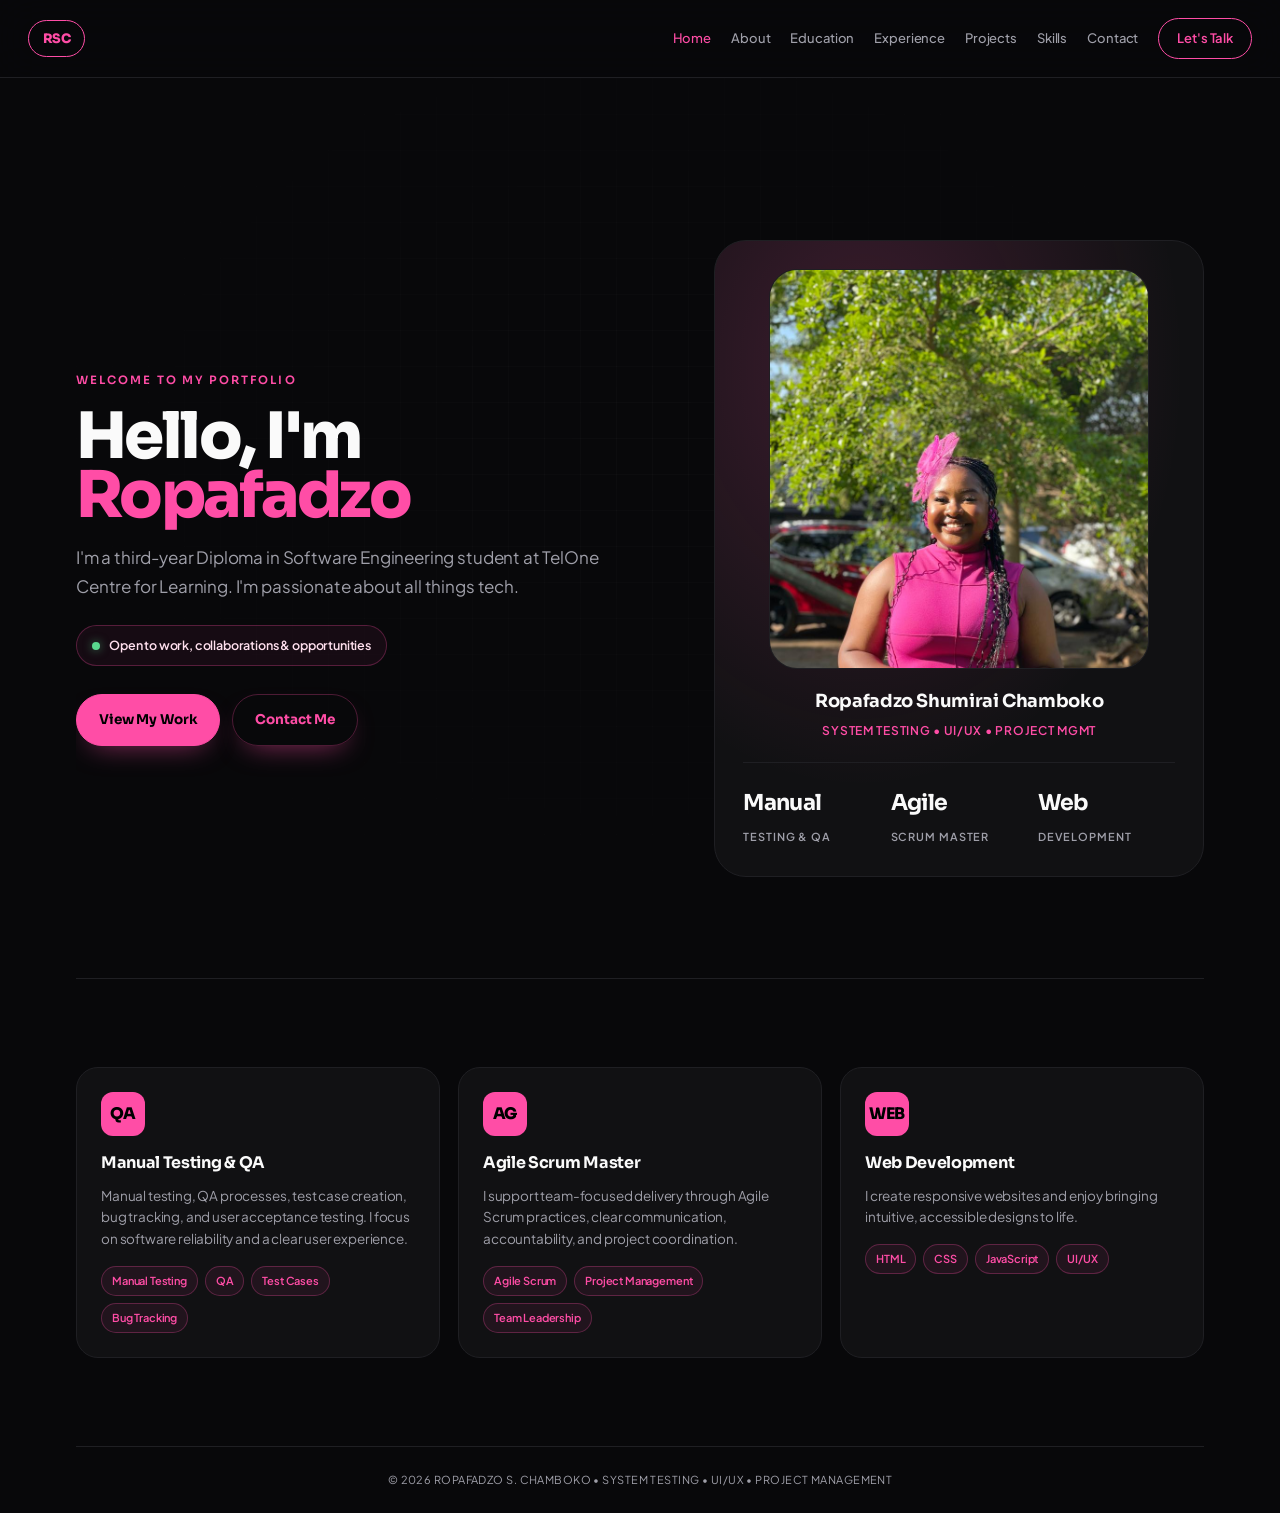
<file: index.html>
<!DOCTYPE html>
<html lang="en">
<head>
<meta charset="UTF-8"><meta name="viewport" content="width=device-width, initial-scale=1.0">
<title>Ropafadzo Chamboko — Software Engineer | System Testing • UI/UX • Project Management</title>
<link href="https://fonts.googleapis.com/css2?family=Sora:wght@400;600;700;800&family=Plus+Jakarta+Sans:wght@400;500;600&display=swap" rel="stylesheet">
<link rel="stylesheet" href="style.css">
</head>
<body>
<header class="top">
<a class="logo" href="index.html" aria-label="Ropafadzo Chamboko home">RSC</a>
<nav class="nav" id="site-nav" aria-label="Main navigation">
<a class="active" href="index.html" aria-current="page">Home</a><a href="about.html">About</a><a href="education.html">Education</a><a href="experience.html">Experience</a><a href="projects.html">Projects</a><a href="skills.html">Skills</a><a href="contact.html">Contact</a><a class="cta" href="contact.html">Let's Talk</a>
</nav>
<button class="menu-toggle" type="button" aria-label="Open menu" aria-controls="site-nav" aria-expanded="false"><span></span><span></span><span></span></button>
</header>
<main class="wrap">
<section class="hero" id="home">
<div>
<div class="kicker">Welcome to my portfolio</div>
<h1 class="h1">Hello, I'm<br><em>Ropafadzo</em></h1>
<p class="lead">I'm a third-year Diploma in Software Engineering student at TelOne Centre for Learning. I'm passionate about all things tech.</p>
<div class="availability">Open to work, collaborations &amp; opportunities</div>
<div class="btns"><a class="btn btn-p float" href="projects.html">View My Work</a><a class="btn btn-g float float-2" href="contact.html">Contact Me</a></div>
</div>
<div class="profile">
<div class="avatar"><img src="profile.jpg" alt="Ropafadzo Chamboko"></div>
<div style="text-align:center;margin-top:18px"><h3 style="font-family:Sora;font-size:18px;letter-spacing:-0.02em">Ropafadzo Shumirai Chamboko</h3><p style="color:var(--fuchsia);font-size:12px;margin-top:4px;font-weight:600;letter-spacing:0.06em;text-transform:uppercase">System Testing • UI/UX • Project Mgmt</p></div>
<div class="meta"><div><b>Manual</b><br><span>Testing &amp; QA</span></div><div><b>Agile</b><br><span>Scrum Master</span></div><div><b>Web</b><br><span>Development</span></div></div>
</div>
</section>

<div class="section">
<div class="grid3">
<div class="card"><div class="icon">QA</div><h3>Manual Testing &amp; QA</h3><div class="sub">Manual testing, QA processes, test case creation, bug tracking, and user acceptance testing. I focus on software reliability and a clear user experience.</div><div class="tags"><span>Manual Testing</span><span>QA</span><span>Test Cases</span><span>Bug Tracking</span></div></div>
<div class="card"><div class="icon">AG</div><h3>Agile Scrum Master</h3><div class="sub">I support team-focused delivery through Agile Scrum practices, clear communication, accountability, and project coordination.</div><div class="tags"><span>Agile Scrum</span><span>Project Management</span><span>Team Leadership</span></div></div>
<div class="card"><div class="icon">WEB</div><h3>Web Development</h3><div class="sub">I create responsive websites and enjoy bringing intuitive, accessible designs to life.</div><div class="tags"><span>HTML</span><span>CSS</span><span>JavaScript</span><span>UI/UX</span></div></div>
</div>
</div>
</main>
<div class="wrap"><footer class="footer">© 2026 ROPAFADZO S. CHAMBOKO • SYSTEM TESTING • UI/UX • PROJECT MANAGEMENT</footer></div>
<script>
var menuToggle=document.querySelector('.menu-toggle');
var siteNav=document.getElementById('site-nav');
menuToggle.addEventListener('click',function(){
  var isExpanded=menuToggle.getAttribute('aria-expanded')==='true';
  menuToggle.setAttribute('aria-expanded',String(!isExpanded));
  menuToggle.setAttribute('aria-label',isExpanded?'Open menu':'Close menu');
  siteNav.classList.toggle('open',!isExpanded);
});
siteNav.addEventListener('click',function(event){
  if(event.target.tagName.toLowerCase()==='a'){
    siteNav.classList.remove('open');
    menuToggle.setAttribute('aria-expanded','false');
    menuToggle.setAttribute('aria-label','Open menu');
  }
});
document.addEventListener('keydown',function(event){
  if(event.key==='Escape'&&siteNav.classList.contains('open')){
    siteNav.classList.remove('open');
    menuToggle.setAttribute('aria-expanded','false');
    menuToggle.setAttribute('aria-label','Open menu');
    menuToggle.focus();
  }
});
</script>
</body></html>
</file>
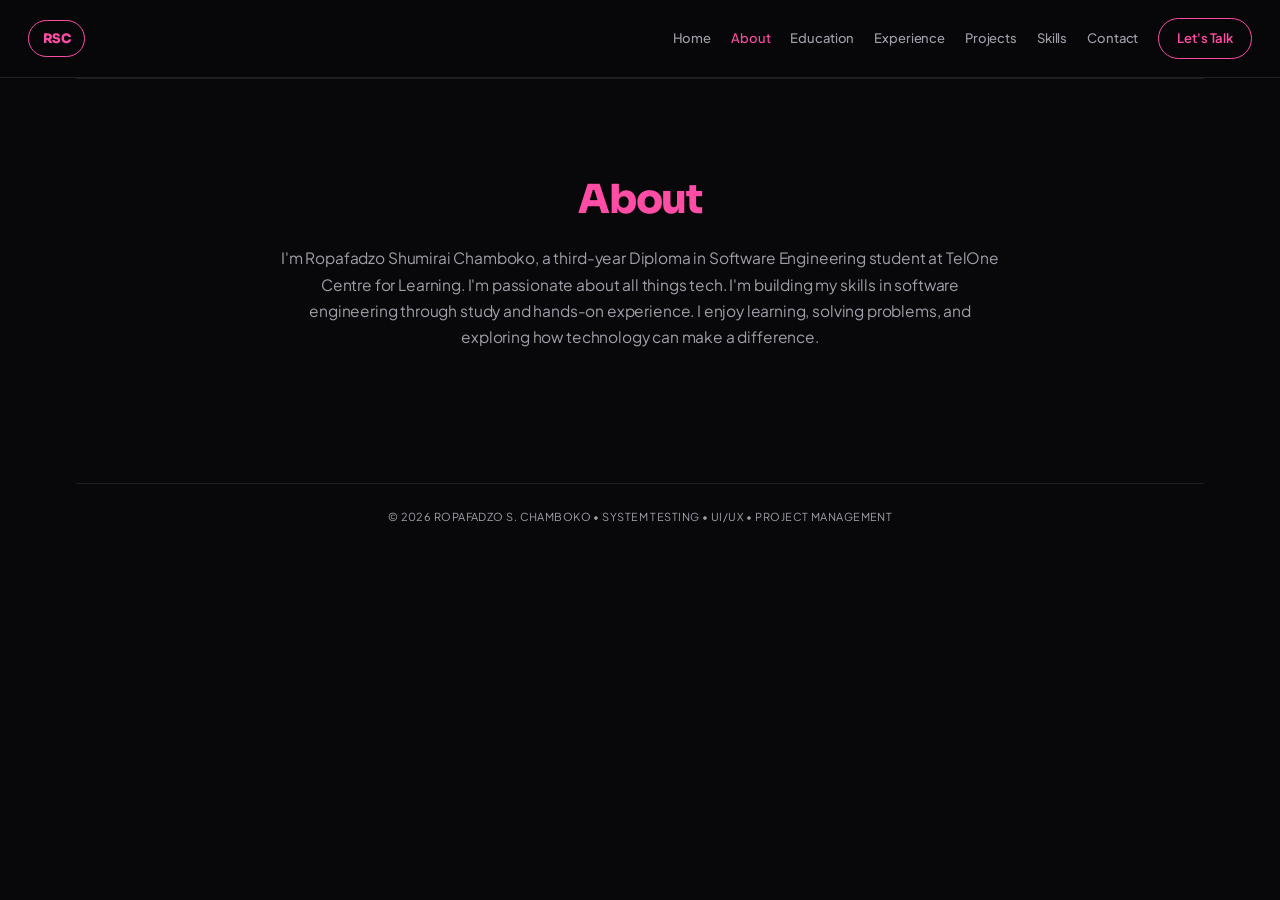
<file: about.html>
<!DOCTYPE html>
<html lang="en">
<head>
<meta charset="UTF-8"><meta name="viewport" content="width=device-width, initial-scale=1.0">
<title>About — Ropafadzo Chamboko</title>
<link href="https://fonts.googleapis.com/css2?family=Sora:wght@400;600;700;800&family=Plus+Jakarta+Sans:wght@400;500;600&display=swap" rel="stylesheet">
<link rel="stylesheet" href="style.css">
</head>
<body>
<header class="top">
<a class="logo" href="index.html" aria-label="Ropafadzo Chamboko home">RSC</a>
<nav class="nav" id="site-nav" aria-label="Main navigation">
<a href="index.html">Home</a><a class="active" href="about.html" aria-current="page">About</a><a href="education.html">Education</a><a href="experience.html">Experience</a><a href="projects.html">Projects</a><a href="skills.html">Skills</a><a href="contact.html">Contact</a><a class="cta" href="contact.html">Let's Talk</a>
</nav>
<button class="menu-toggle" type="button" aria-label="Open menu" aria-controls="site-nav" aria-expanded="false"><span></span><span></span><span></span></button>
</header>
<main class="wrap">
<section class="section" id="about">
<div class="head"><h2>About</h2><p>I'm Ropafadzo Shumirai Chamboko, a third-year Diploma in Software Engineering student at TelOne Centre for Learning. I'm passionate about all things tech. I'm building my skills in software engineering through study and hands-on experience. I enjoy learning, solving problems, and exploring how technology can make a difference.</p></div>
</section>
</main>
<div class="wrap"><footer class="footer">© 2026 ROPAFADZO S. CHAMBOKO • SYSTEM TESTING • UI/UX • PROJECT MANAGEMENT</footer></div>
<script>
var menuToggle=document.querySelector('.menu-toggle');
var siteNav=document.getElementById('site-nav');
menuToggle.addEventListener('click',function(){
  var isExpanded=menuToggle.getAttribute('aria-expanded')==='true';
  menuToggle.setAttribute('aria-expanded',String(!isExpanded));
  menuToggle.setAttribute('aria-label',isExpanded?'Open menu':'Close menu');
  siteNav.classList.toggle('open',!isExpanded);
});
siteNav.addEventListener('click',function(event){
  if(event.target.tagName.toLowerCase()==='a'){
    siteNav.classList.remove('open');
    menuToggle.setAttribute('aria-expanded','false');
    menuToggle.setAttribute('aria-label','Open menu');
  }
});
document.addEventListener('keydown',function(event){
  if(event.key==='Escape'&&siteNav.classList.contains('open')){
    siteNav.classList.remove('open');
    menuToggle.setAttribute('aria-expanded','false');
    menuToggle.setAttribute('aria-label','Open menu');
    menuToggle.focus();
  }
});
</script>
</body>
</html>
</file>
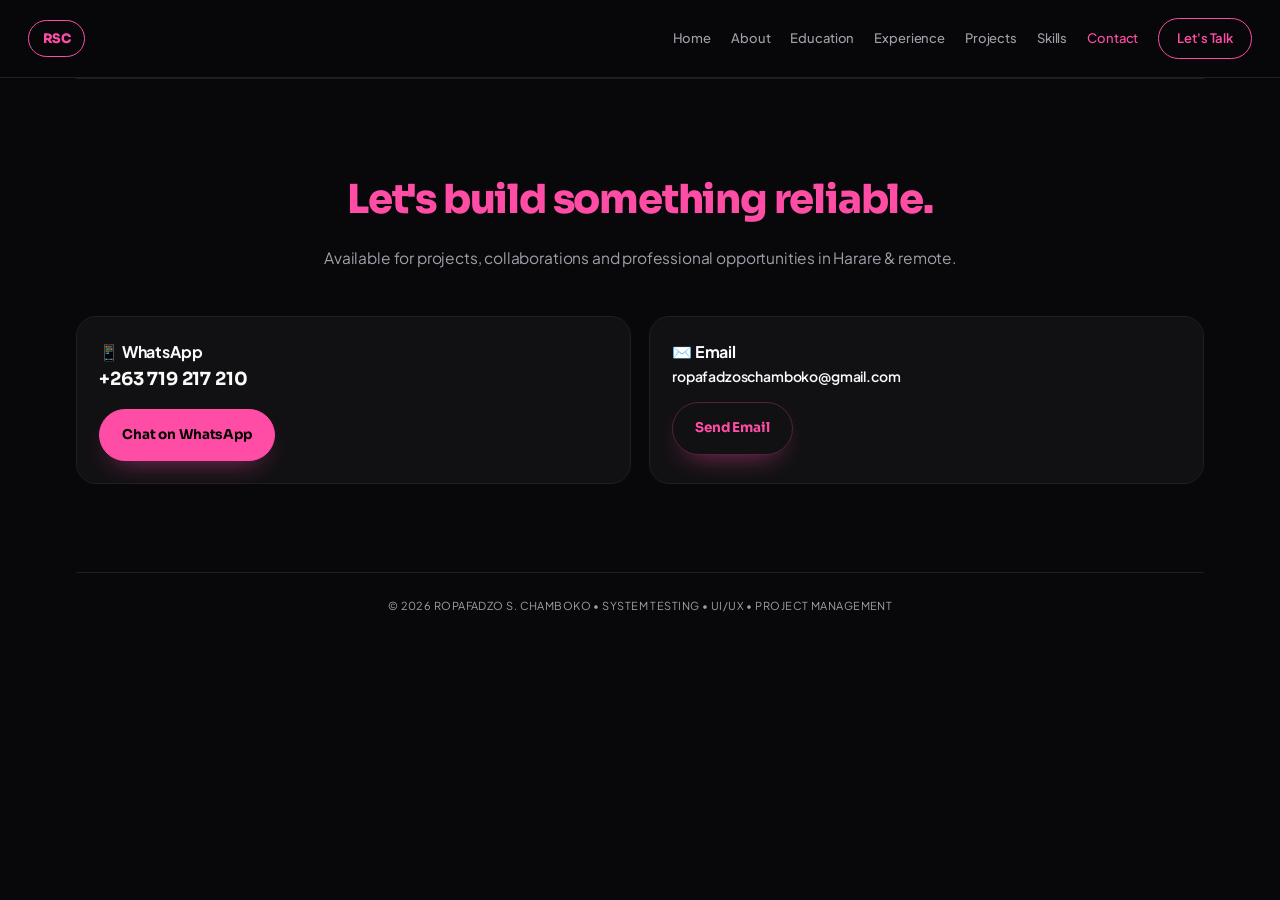
<file: contact.html>
<!DOCTYPE html>
<html lang="en">
<head>
<meta charset="UTF-8"><meta name="viewport" content="width=device-width, initial-scale=1.0">
<title>Contact — Ropafadzo Chamboko</title>
<link href="https://fonts.googleapis.com/css2?family=Sora:wght@400;600;700;800&family=Plus+Jakarta+Sans:wght@400;500;600&display=swap" rel="stylesheet">
<link rel="stylesheet" href="style.css">
</head>
<body>
<header class="top">
<a class="logo" href="index.html" aria-label="Ropafadzo Chamboko home">RSC</a>
<nav class="nav" id="site-nav" aria-label="Main navigation">
<a href="index.html">Home</a><a href="about.html">About</a><a href="education.html">Education</a><a href="experience.html">Experience</a><a href="projects.html">Projects</a><a href="skills.html">Skills</a><a class="active" href="contact.html" aria-current="page">Contact</a><a class="cta" href="contact.html">Let's Talk</a>
</nav>
<button class="menu-toggle" type="button" aria-label="Open menu" aria-controls="site-nav" aria-expanded="false"><span></span><span></span><span></span></button>
</header>
<main class="wrap">
<section class="section" id="contact">
<div class="head"><h2>Let's build something reliable.</h2><p>Available for projects, collaborations and professional opportunities in Harare &amp; remote.</p></div>
<div class="contact">
<div class="cbox"><h4>📱 WhatsApp</h4><p style="font-family:Sora;font-size:18px;font-weight:700">+263 719 217 210</p><div style="margin-top:14px"><a class="btn btn-p float" href="https://wa.me/263719217210" target="_blank" rel="noopener">Chat on WhatsApp</a></div></div>
<div class="cbox"><h4>✉️ Email</h4><p style="font-size:14px;font-weight:600;word-break:break-all">ropafadzoschamboko@gmail.com</p><div style="margin-top:14px"><a class="btn btn-g float float-2" href="mailto:ropafadzoschamboko@gmail.com">Send Email</a></div></div>
</div>
</section>
</main>
<div class="wrap"><footer class="footer">© 2026 ROPAFADZO S. CHAMBOKO • SYSTEM TESTING • UI/UX • PROJECT MANAGEMENT</footer></div>
<script>
var menuToggle=document.querySelector('.menu-toggle');
var siteNav=document.getElementById('site-nav');
menuToggle.addEventListener('click',function(){
  var isExpanded=menuToggle.getAttribute('aria-expanded')==='true';
  menuToggle.setAttribute('aria-expanded',String(!isExpanded));
  menuToggle.setAttribute('aria-label',isExpanded?'Open menu':'Close menu');
  siteNav.classList.toggle('open',!isExpanded);
});
siteNav.addEventListener('click',function(event){
  if(event.target.tagName.toLowerCase()==='a'){
    siteNav.classList.remove('open');
    menuToggle.setAttribute('aria-expanded','false');
    menuToggle.setAttribute('aria-label','Open menu');
  }
});
document.addEventListener('keydown',function(event){
  if(event.key==='Escape'&&siteNav.classList.contains('open')){
    siteNav.classList.remove('open');
    menuToggle.setAttribute('aria-expanded','false');
    menuToggle.setAttribute('aria-label','Open menu');
    menuToggle.focus();
  }
});
</script>
</body>
</html>
</file>
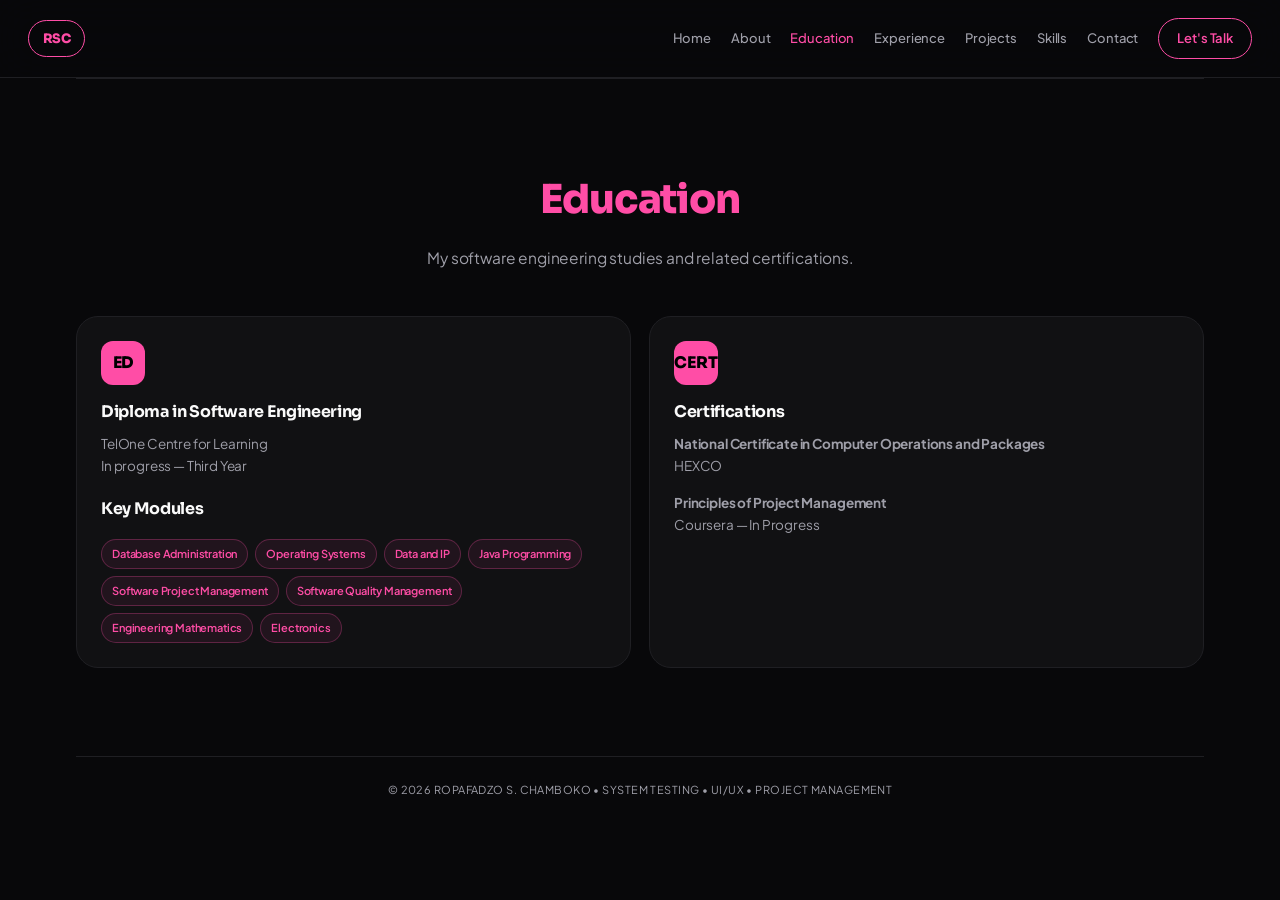
<file: education.html>
<!DOCTYPE html>
<html lang="en">
<head>
<meta charset="UTF-8"><meta name="viewport" content="width=device-width, initial-scale=1.0">
<title>Education — Ropafadzo Chamboko</title>
<link href="https://fonts.googleapis.com/css2?family=Sora:wght@400;600;700;800&family=Plus+Jakarta+Sans:wght@400;500;600&display=swap" rel="stylesheet">
<link rel="stylesheet" href="style.css">
</head>
<body>
<header class="top">
<a class="logo" href="index.html" aria-label="Ropafadzo Chamboko home">RSC</a>
<nav class="nav" id="site-nav" aria-label="Main navigation">
<a href="index.html">Home</a><a href="about.html">About</a><a class="active" href="education.html" aria-current="page">Education</a><a href="experience.html">Experience</a><a href="projects.html">Projects</a><a href="skills.html">Skills</a><a href="contact.html">Contact</a><a class="cta" href="contact.html">Let's Talk</a>
</nav>
<button class="menu-toggle" type="button" aria-label="Open menu" aria-controls="site-nav" aria-expanded="false"><span></span><span></span><span></span></button>
</header>
<main class="wrap">
<section class="section" id="education">
<div class="head"><h2>Education</h2><p>My software engineering studies and related certifications.</p></div>
<div class="education-grid">
<div class="card"><div class="icon">ED</div><h3>Diploma in Software Engineering</h3><div class="sub">TelOne Centre for Learning<br>In progress — Third Year</div><h3 style="margin-top:20px">Key Modules</h3><div class="tags"><span>Database Administration</span><span>Operating Systems</span><span>Data and IP</span><span>Java Programming</span><span>Software Project Management</span><span>Software Quality Management</span><span>Engineering Mathematics</span><span>Electronics</span></div></div>
<div class="card"><div class="icon">CERT</div><h3>Certifications</h3><div class="sub"><strong>National Certificate in Computer Operations and Packages</strong><br>HEXCO</div><div class="sub" style="margin-top:16px"><strong>Principles of Project Management</strong><br>Coursera — In Progress</div></div>
</div>
</section>
</main>
<div class="wrap"><footer class="footer">© 2026 ROPAFADZO S. CHAMBOKO • SYSTEM TESTING • UI/UX • PROJECT MANAGEMENT</footer></div>
<script>
var menuToggle=document.querySelector('.menu-toggle');
var siteNav=document.getElementById('site-nav');
menuToggle.addEventListener('click',function(){
  var isExpanded=menuToggle.getAttribute('aria-expanded')==='true';
  menuToggle.setAttribute('aria-expanded',String(!isExpanded));
  menuToggle.setAttribute('aria-label',isExpanded?'Open menu':'Close menu');
  siteNav.classList.toggle('open',!isExpanded);
});
siteNav.addEventListener('click',function(event){
  if(event.target.tagName.toLowerCase()==='a'){
    siteNav.classList.remove('open');
    menuToggle.setAttribute('aria-expanded','false');
    menuToggle.setAttribute('aria-label','Open menu');
  }
});
document.addEventListener('keydown',function(event){
  if(event.key==='Escape'&&siteNav.classList.contains('open')){
    siteNav.classList.remove('open');
    menuToggle.setAttribute('aria-expanded','false');
    menuToggle.setAttribute('aria-label','Open menu');
    menuToggle.focus();
  }
});
</script>
</body>
</html>
</file>
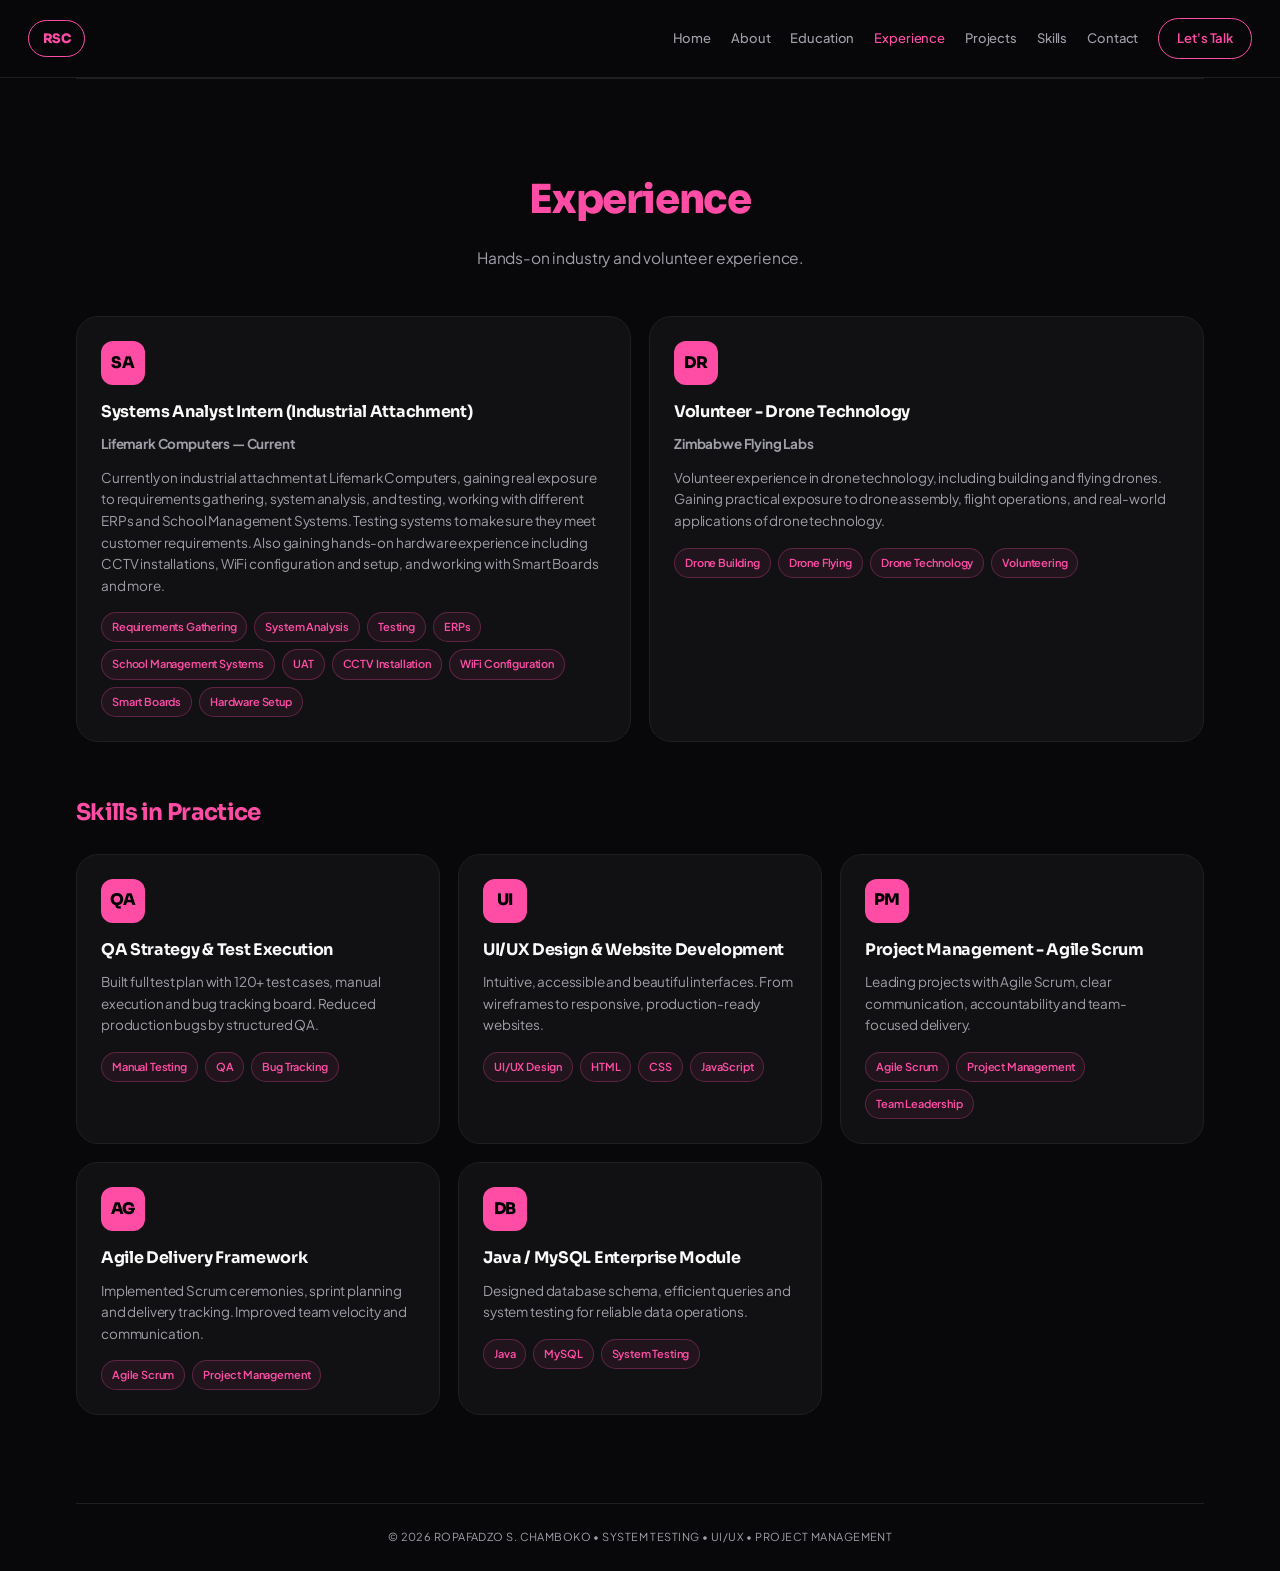
<file: experience.html>
<!DOCTYPE html>
<html lang="en">
<head>
<meta charset="UTF-8"><meta name="viewport" content="width=device-width, initial-scale=1.0">
<title>Experience — Ropafadzo Chamboko</title>
<link href="https://fonts.googleapis.com/css2?family=Sora:wght@400;600;700;800&family=Plus+Jakarta+Sans:wght@400;500;600&display=swap" rel="stylesheet">
<link rel="stylesheet" href="style.css">
</head>
<body>
<header class="top">
<a class="logo" href="index.html" aria-label="Ropafadzo Chamboko home">RSC</a>
<nav class="nav" id="site-nav" aria-label="Main navigation">
<a href="index.html">Home</a><a href="about.html">About</a><a href="education.html">Education</a><a class="active" href="experience.html" aria-current="page">Experience</a><a href="projects.html">Projects</a><a href="skills.html">Skills</a><a href="contact.html">Contact</a><a class="cta" href="contact.html">Let's Talk</a>
</nav>
<button class="menu-toggle" type="button" aria-label="Open menu" aria-controls="site-nav" aria-expanded="false"><span></span><span></span><span></span></button>
</header>
<main class="wrap">
<section class="section" id="experience">
<div class="head"><h2>Experience</h2><p>Hands-on industry and volunteer experience.</p></div>
<div class="experience-grid">
<div class="card"><div class="icon">SA</div><h3>Systems Analyst Intern (Industrial Attachment)</h3><div class="sub"><strong>Lifemark Computers — Current</strong></div><p class="sub" style="margin-top:12px">Currently on industrial attachment at Lifemark Computers, gaining real exposure to requirements gathering, system analysis, and testing, working with different ERPs and School Management Systems. Testing systems to make sure they meet customer requirements. Also gaining hands-on hardware experience including CCTV installations, WiFi configuration and setup, and working with Smart Boards and more.</p><div class="tags"><span>Requirements Gathering</span><span>System Analysis</span><span>Testing</span><span>ERPs</span><span>School Management Systems</span><span>UAT</span><span>CCTV Installation</span><span>WiFi Configuration</span><span>Smart Boards</span><span>Hardware Setup</span></div></div>
<div class="card"><div class="icon">DR</div><h3>Volunteer - Drone Technology</h3><div class="sub"><strong>Zimbabwe Flying Labs</strong></div><p class="sub" style="margin-top:12px">Volunteer experience in drone technology, including building and flying drones. Gaining practical exposure to drone assembly, flight operations, and real-world applications of drone technology.</p><div class="tags"><span>Drone Building</span><span>Drone Flying</span><span>Drone Technology</span><span>Volunteering</span></div></div>
</div>
<h3 class="subsection-title" style="margin-top:52px">Skills in Practice</h3>
<div class="grid3">
<div class="card"><div class="icon">QA</div><h3>QA Strategy &amp; Test Execution</h3><div class="sub">Built full test plan with 120+ test cases, manual execution and bug tracking board. Reduced production bugs by structured QA.</div><div class="tags"><span>Manual Testing</span><span>QA</span><span>Bug Tracking</span></div></div>
<div class="card"><div class="icon">UI</div><h3>UI/UX Design &amp; Website Development</h3><div class="sub">Intuitive, accessible and beautiful interfaces. From wireframes to responsive, production-ready websites.</div><div class="tags"><span>UI/UX Design</span><span>HTML</span><span>CSS</span><span>JavaScript</span></div></div>
<div class="card"><div class="icon">PM</div><h3>Project Management - Agile Scrum</h3><div class="sub">Leading projects with Agile Scrum, clear communication, accountability and team-focused delivery.</div><div class="tags"><span>Agile Scrum</span><span>Project Management</span><span>Team Leadership</span></div></div>
<div class="card"><div class="icon">AG</div><h3>Agile Delivery Framework</h3><div class="sub">Implemented Scrum ceremonies, sprint planning and delivery tracking. Improved team velocity and communication.</div><div class="tags"><span>Agile Scrum</span><span>Project Management</span></div></div>
<div class="card"><div class="icon">DB</div><h3>Java / MySQL Enterprise Module</h3><div class="sub">Designed database schema, efficient queries and system testing for reliable data operations.</div><div class="tags"><span>Java</span><span>MySQL</span><span>System Testing</span></div></div>
</div>
</section>
</main>
<div class="wrap"><footer class="footer">© 2026 ROPAFADZO S. CHAMBOKO • SYSTEM TESTING • UI/UX • PROJECT MANAGEMENT</footer></div>
<script>
var menuToggle=document.querySelector('.menu-toggle');
var siteNav=document.getElementById('site-nav');
menuToggle.addEventListener('click',function(){
  var isExpanded=menuToggle.getAttribute('aria-expanded')==='true';
  menuToggle.setAttribute('aria-expanded',String(!isExpanded));
  menuToggle.setAttribute('aria-label',isExpanded?'Open menu':'Close menu');
  siteNav.classList.toggle('open',!isExpanded);
});
siteNav.addEventListener('click',function(event){
  if(event.target.tagName.toLowerCase()==='a'){
    siteNav.classList.remove('open');
    menuToggle.setAttribute('aria-expanded','false');
    menuToggle.setAttribute('aria-label','Open menu');
  }
});
document.addEventListener('keydown',function(event){
  if(event.key==='Escape'&&siteNav.classList.contains('open')){
    siteNav.classList.remove('open');
    menuToggle.setAttribute('aria-expanded','false');
    menuToggle.setAttribute('aria-label','Open menu');
    menuToggle.focus();
  }
});
</script>
</body>
</html>
</file>
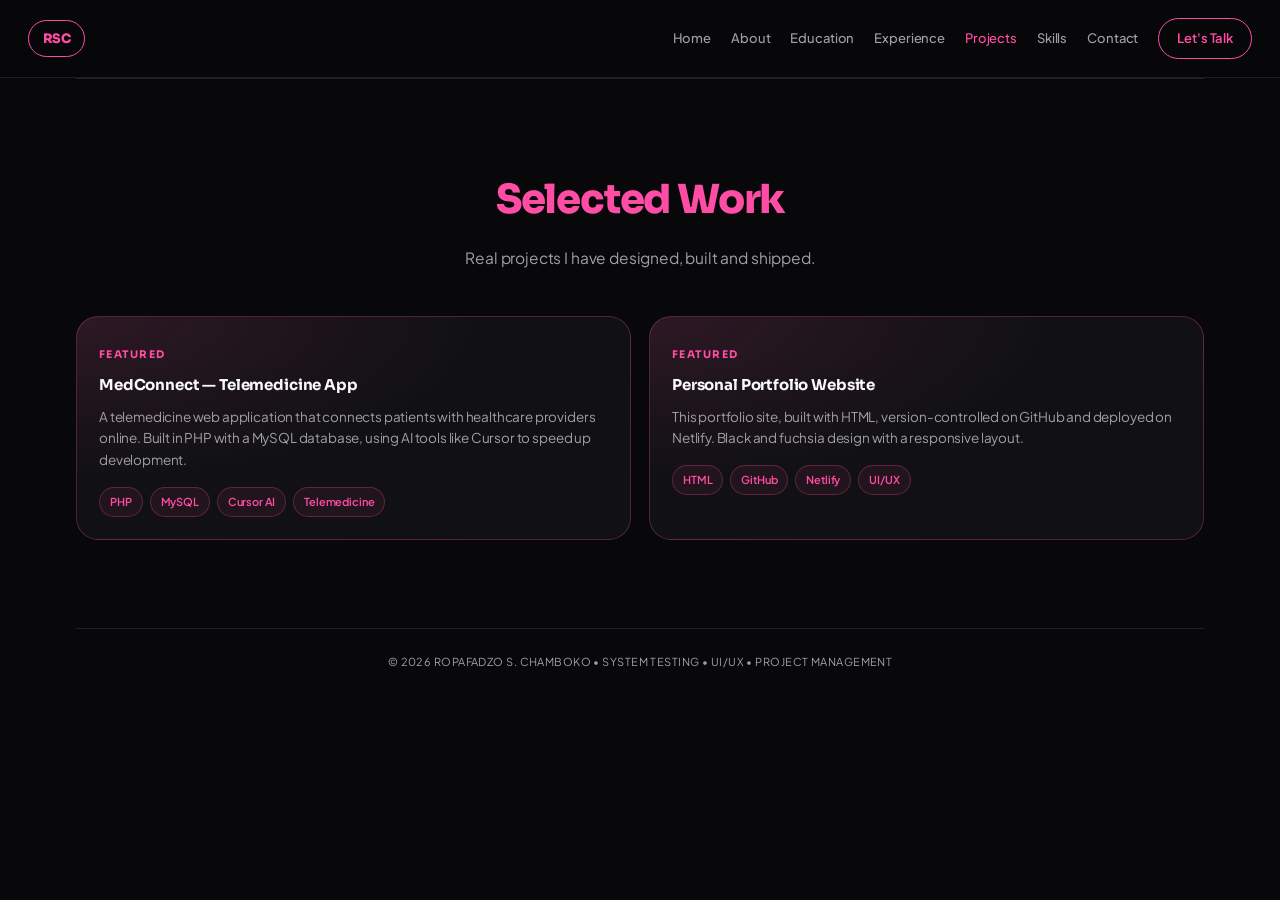
<file: projects.html>
<!DOCTYPE html>
<html lang="en">
<head>
<meta charset="UTF-8"><meta name="viewport" content="width=device-width, initial-scale=1.0">
<title>Projects — Ropafadzo Chamboko</title>
<link href="https://fonts.googleapis.com/css2?family=Sora:wght@400;600;700;800&family=Plus+Jakarta+Sans:wght@400;500;600&display=swap" rel="stylesheet">
<link rel="stylesheet" href="style.css">
</head>
<body>
<header class="top">
<a class="logo" href="index.html" aria-label="Ropafadzo Chamboko home">RSC</a>
<nav class="nav" id="site-nav" aria-label="Main navigation">
<a href="index.html">Home</a><a href="about.html">About</a><a href="education.html">Education</a><a href="experience.html">Experience</a><a class="active" href="projects.html" aria-current="page">Projects</a><a href="skills.html">Skills</a><a href="contact.html">Contact</a><a class="cta" href="contact.html">Let's Talk</a>
</nav>
<button class="menu-toggle" type="button" aria-label="Open menu" aria-controls="site-nav" aria-expanded="false"><span></span><span></span><span></span></button>
</header>
<main class="wrap">
<section class="section" id="projects">
<div class="head"><h2>Selected Work</h2><p>Real projects I have designed, built and shipped.</p></div>
<div class="projects">
<div class="proj feat"><div class="badge">Featured</div><h4>MedConnect — Telemedicine App</h4><p>A telemedicine web application that connects patients with healthcare providers online. Built in PHP with a MySQL database, using AI tools like Cursor to speed up development.</p><div class="tags"><span>PHP</span><span>MySQL</span><span>Cursor AI</span><span>Telemedicine</span></div></div>
<div class="proj feat"><div class="badge">Featured</div><h4>Personal Portfolio Website</h4><p>This portfolio site, built with HTML, version-controlled on GitHub and deployed on Netlify. Black and fuchsia design with a responsive layout.</p><div class="tags"><span>HTML</span><span>GitHub</span><span>Netlify</span><span>UI/UX</span></div></div>
</div>
</section>
</main>
<div class="wrap"><footer class="footer">© 2026 ROPAFADZO S. CHAMBOKO • SYSTEM TESTING • UI/UX • PROJECT MANAGEMENT</footer></div>
<script>
var menuToggle=document.querySelector('.menu-toggle');
var siteNav=document.getElementById('site-nav');
menuToggle.addEventListener('click',function(){
  var isExpanded=menuToggle.getAttribute('aria-expanded')==='true';
  menuToggle.setAttribute('aria-expanded',String(!isExpanded));
  menuToggle.setAttribute('aria-label',isExpanded?'Open menu':'Close menu');
  siteNav.classList.toggle('open',!isExpanded);
});
siteNav.addEventListener('click',function(event){
  if(event.target.tagName.toLowerCase()==='a'){
    siteNav.classList.remove('open');
    menuToggle.setAttribute('aria-expanded','false');
    menuToggle.setAttribute('aria-label','Open menu');
  }
});
document.addEventListener('keydown',function(event){
  if(event.key==='Escape'&&siteNav.classList.contains('open')){
    siteNav.classList.remove('open');
    menuToggle.setAttribute('aria-expanded','false');
    menuToggle.setAttribute('aria-label','Open menu');
    menuToggle.focus();
  }
});
</script>
</body>
</html>
</file>
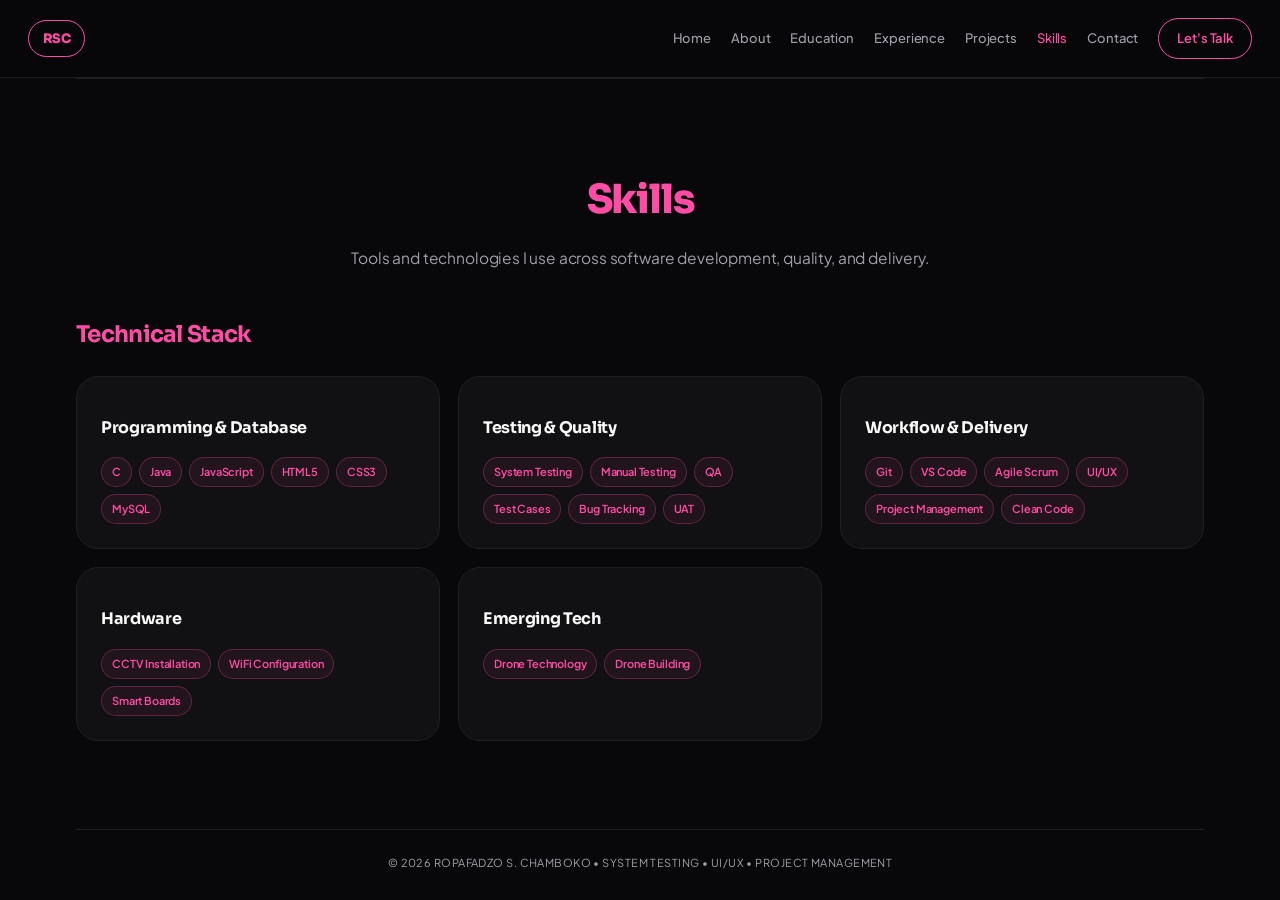
<file: skills.html>
<!DOCTYPE html>
<html lang="en">
<head>
<meta charset="UTF-8"><meta name="viewport" content="width=device-width, initial-scale=1.0">
<title>Skills — Ropafadzo Chamboko</title>
<link href="https://fonts.googleapis.com/css2?family=Sora:wght@400;600;700;800&family=Plus+Jakarta+Sans:wght@400;500;600&display=swap" rel="stylesheet">
<link rel="stylesheet" href="style.css">
</head>
<body>
<header class="top">
<a class="logo" href="index.html" aria-label="Ropafadzo Chamboko home">RSC</a>
<nav class="nav" id="site-nav" aria-label="Main navigation">
<a href="index.html">Home</a><a href="about.html">About</a><a href="education.html">Education</a><a href="experience.html">Experience</a><a href="projects.html">Projects</a><a class="active" href="skills.html" aria-current="page">Skills</a><a href="contact.html">Contact</a><a class="cta" href="contact.html">Let's Talk</a>
</nav>
<button class="menu-toggle" type="button" aria-label="Open menu" aria-controls="site-nav" aria-expanded="false"><span></span><span></span><span></span></button>
</header>
<main class="wrap">
<section class="section" id="skills">
<div class="head"><h2>Skills</h2><p>Tools and technologies I use across software development, quality, and delivery.</p></div>
<h3 class="subsection-title">Technical Stack</h3>
<div class="grid3">
<div class="card"><h3>Programming &amp; Database</h3><div class="tags"><span>C</span><span>Java</span><span>JavaScript</span><span>HTML5</span><span>CSS3</span><span>MySQL</span></div></div>
<div class="card"><h3>Testing &amp; Quality</h3><div class="tags"><span>System Testing</span><span>Manual Testing</span><span>QA</span><span>Test Cases</span><span>Bug Tracking</span><span>UAT</span></div></div>
<div class="card"><h3>Workflow &amp; Delivery</h3><div class="tags"><span>Git</span><span>VS Code</span><span>Agile Scrum</span><span>UI/UX</span><span>Project Management</span><span>Clean Code</span></div></div>
<div class="card"><h3>Hardware</h3><div class="tags"><span>CCTV Installation</span><span>WiFi Configuration</span><span>Smart Boards</span></div></div>
<div class="card"><h3>Emerging Tech</h3><div class="tags"><span>Drone Technology</span><span>Drone Building</span></div></div>
</div>
</section>
</main>
<div class="wrap"><footer class="footer">© 2026 ROPAFADZO S. CHAMBOKO • SYSTEM TESTING • UI/UX • PROJECT MANAGEMENT</footer></div>
<script>
var menuToggle=document.querySelector('.menu-toggle');
var siteNav=document.getElementById('site-nav');
menuToggle.addEventListener('click',function(){
  var isExpanded=menuToggle.getAttribute('aria-expanded')==='true';
  menuToggle.setAttribute('aria-expanded',String(!isExpanded));
  menuToggle.setAttribute('aria-label',isExpanded?'Open menu':'Close menu');
  siteNav.classList.toggle('open',!isExpanded);
});
siteNav.addEventListener('click',function(event){
  if(event.target.tagName.toLowerCase()==='a'){
    siteNav.classList.remove('open');
    menuToggle.setAttribute('aria-expanded','false');
    menuToggle.setAttribute('aria-label','Open menu');
  }
});
document.addEventListener('keydown',function(event){
  if(event.key==='Escape'&&siteNav.classList.contains('open')){
    siteNav.classList.remove('open');
    menuToggle.setAttribute('aria-expanded','false');
    menuToggle.setAttribute('aria-label','Open menu');
    menuToggle.focus();
  }
});
</script>
</body>
</html>
</file>
<file: style.css>
:root{--bg:#08080a;--panel:#111113;--panel2:#18181b;--line:#1f1f23;--text:#fafafa;--muted:#9f9fa9;--fuchsia:#ff4da6;--fuchsia2:#ff2f96;--fuchsia-border:rgba(255,77,166,0.28)}
*{margin:0;padding:0;box-sizing:border-box}html{scroll-behavior:smooth}
body{background:var(--bg);color:var(--text);font-family:'Plus Jakarta Sans',sans-serif;letter-spacing:-0.01em;line-height:1.65}
a{color:inherit;text-decoration:none}
.top{position:sticky;top:0;z-index:50;display:flex;justify-content:space-between;align-items:center;padding:18px 28px;background:rgba(8,8,10,0.8);backdrop-filter:blur(20px);border-bottom:1px solid var(--line)}
.logo{font-family:'Sora',sans-serif;font-weight:800;letter-spacing:-0.04em;border:1.6px solid var(--fuchsia);color:var(--fuchsia);padding:7px 14px;border-radius:999px;font-size:13px}
.nav{display:flex;gap:20px;align-items:center;color:var(--muted);font-size:13px;font-weight:500;letter-spacing:-0.01em}
.nav a:hover{color:var(--text)}.nav a.active{color:var(--fuchsia)}.cta{border:1px solid var(--fuchsia);color:var(--fuchsia);padding:9px 18px;border-radius:999px;font-weight:600;transition:.2s}.cta:hover{background:var(--fuchsia);color:#000}
.menu-toggle{display:none;width:42px;height:42px;align-items:center;justify-content:center;flex-direction:column;gap:5px;border:1px solid var(--fuchsia-border);border-radius:12px;background:var(--panel);cursor:pointer}
.menu-toggle span{width:18px;height:2px;background:var(--fuchsia);border-radius:2px}
.wrap{max-width:1180px;margin:0 auto;padding:0 26px}
.hero{position:relative;min-height:100vh;padding:140px 0 80px;display:grid;grid-template-columns:1.1fr 0.9fr;gap:40px;align-items:center;overflow:hidden}
.hero::before{content:'';position:absolute;inset:0;background:linear-gradient(rgba(255,255,255,0.02) 1px, transparent 1px), linear-gradient(90deg, rgba(255,255,255,0.02) 1px, transparent 1px);background-size:36px 36px;mask-image:radial-gradient(60% 60% at 50% 40%, black, transparent);pointer-events:none}
.kicker{color:var(--fuchsia);font-family:'Sora',sans-serif;font-size:11.5px;letter-spacing:0.18em;font-weight:600;text-transform:uppercase}
.h1{font-family:'Sora',sans-serif;font-weight:800;font-size:64px;line-height:0.92;letter-spacing:-0.04em;margin:18px 0 18px}.h1 em{font-style:normal;color:var(--fuchsia)}
.lead{color:var(--muted);font-size:17px;line-height:1.7;max-width:560px;font-weight:400}
.pills{display:flex;gap:10px;flex-wrap:wrap;margin:28px 0 30px}
.pill{cursor:pointer;transition:.2s;display:flex;align-items:center;gap:8px;border:1px solid var(--fuchsia-border);background:rgba(255,77,166,0.06);color:#ffe0ee;padding:8px 14px;border-radius:999px;font-size:12.5px;font-weight:600}
.pill:hover{background:rgba(255,77,166,0.16);border-color:var(--fuchsia);color:#fff}
.availability{display:inline-flex;align-items:center;gap:9px;margin:24px 0 28px;border:1px solid var(--fuchsia-border);background:rgba(255,77,166,0.06);color:#ffe0ee;padding:9px 15px;border-radius:999px;font-size:12.5px;font-weight:600}
.availability::before{content:'';width:8px;height:8px;border-radius:50%;background:#59d98e;box-shadow:0 0 10px rgba(89,217,142,0.55)}
.btns{display:flex;gap:12px;flex-wrap:wrap}
.btn{font-family:'Sora',sans-serif;padding:14px 22px;border-radius:999px;font-weight:700;font-size:13.5px;letter-spacing:-0.01em;transition:.2s;cursor:pointer}
.btn-p{background:var(--fuchsia);color:#000;border:1px solid var(--fuchsia)}.btn-p:hover{background:#ff7ab8}
.btn-g{border:1px solid var(--fuchsia-border);color:var(--fuchsia);background:transparent}.btn-g:hover{background:rgba(255,77,166,0.08)}
.profile{position:relative;background:radial-gradient(120% 120% at 30% 20%, rgba(255,77,166,0.18), transparent 55%), var(--panel);border:1px solid var(--line);border-radius:32px;padding:28px;overflow:hidden}
.avatar{width:100%;aspect-ratio:0.95;max-width:380px;margin:0 auto;border-radius:28px;border:1px solid var(--line);overflow:hidden;background:#18181b}
.avatar img{width:100%;height:100%;object-fit:cover;object-position:top}
.meta{display:grid;grid-template-columns:repeat(3,1fr);gap:10px;margin-top:22px;padding-top:22px;border-top:1px solid var(--line)}
.meta b{font-family:'Sora',sans-serif;font-size:22px;letter-spacing:-0.03em}.meta span{color:var(--muted);font-size:11px;letter-spacing:0.08em;text-transform:uppercase;font-weight:600}
.section{padding:88px 0;border-top:1px solid var(--line)}
.section[id]{scroll-margin-top:88px}
.head{max-width:720px;margin:0 auto 44px;text-align:center}
.head h2{font-family:'Sora',sans-serif;font-size:40px;letter-spacing:-0.03em;color:var(--fuchsia);font-weight:800}.head p{color:var(--muted);margin-top:12px;font-size:15.5px;line-height:1.7}
.subsection-title{font-family:'Sora',sans-serif;font-size:23px;letter-spacing:-0.03em;color:var(--fuchsia);font-weight:700;margin:0 0 22px}
.grid3{display:grid;grid-template-columns:repeat(3,1fr);gap:18px}
.education-grid{display:grid;grid-template-columns:repeat(2,1fr);gap:18px}
.experience-grid{display:grid;grid-template-columns:repeat(2,1fr);gap:18px}
.card{background:var(--panel);border:1px solid var(--line);border-radius:22px;padding:24px;transition:.25s}
.card:hover{border-color:var(--fuchsia-border);transform:translateY(-2px)}
.card[id]{scroll-margin-top:110px}.card:target{border-color:var(--fuchsia);box-shadow:0 0 0 1px var(--fuchsia),0 0 40px rgba(255,77,166,0.25)}
.card h3{font-family:'Sora',sans-serif;font-size:16px;letter-spacing:-0.02em;margin:14px 0 8px}
.sub{color:var(--muted);font-size:13.5px;line-height:1.6}
.tags{display:flex;flex-wrap:wrap;gap:7px;margin-top:16px}
.tags span{border:1px solid var(--fuchsia-border);background:rgba(255,77,166,0.07);color:var(--fuchsia);padding:5px 10px;border-radius:999px;font-size:11px;font-weight:600}
.icon{width:44px;height:44px;border-radius:12px;background:var(--fuchsia);color:#000;display:grid;place-items:center;font-family:'Sora',sans-serif;font-weight:800}
.projects{display:grid;grid-template-columns:repeat(2,1fr);gap:18px}
.proj{background:var(--panel);border:1px solid var(--line);border-radius:22px;padding:22px}
.proj.feat{border-color:var(--fuchsia-border);background:radial-gradient(120% 120% at 0% 0%, rgba(255,77,166,0.12), transparent 60%), var(--panel)}
.badge{display:inline-block;margin-bottom:10px;color:var(--fuchsia);font-family:'Sora',sans-serif;font-size:10.5px;font-weight:700;letter-spacing:0.14em;text-transform:uppercase}
#projects{scroll-margin-top:40px}
.proj h4{font-family:'Sora',sans-serif;font-size:15px;letter-spacing:-0.01em}.proj p{color:var(--muted);font-size:13.5px;margin:8px 0 14px;line-height:1.6}
.contact{display:grid;grid-template-columns:1fr 1fr;gap:18px}
.cbox{background:var(--panel);border:1px solid var(--line);border-radius:20px;padding:22px}
.footer{padding:24px 0;border-top:1px solid var(--line);color:var(--muted);font-size:11px;text-align:center;letter-spacing:0.04em}
.tiles{display:grid;grid-template-columns:repeat(3,1fr);gap:12px;margin:28px 0 30px;max-width:560px}
.tile{display:flex;flex-direction:column;gap:6px;padding:16px;border-radius:18px;border:1px solid var(--fuchsia-border);background:linear-gradient(160deg,rgba(255,77,166,0.12),rgba(255,77,166,0.02)),var(--panel);transition:transform .25s,box-shadow .25s,border-color .25s}
.tile:hover{transform:translateY(-6px);border-color:var(--fuchsia);box-shadow:0 16px 36px -12px rgba(255,77,166,0.45)}
.tile .ti{width:34px;height:34px;border-radius:10px;background:var(--fuchsia);color:#000;display:grid;place-items:center;font-family:'Sora',sans-serif;font-weight:800;font-size:12px;margin-bottom:4px}
.tile b{font-family:'Sora',sans-serif;font-size:13.5px;letter-spacing:-0.01em;line-height:1.25;color:#fff}
.tile small{color:var(--muted);font-size:11px;font-weight:600;transition:color .2s}.tile:hover small{color:var(--fuchsia)}
@keyframes floaty{0%,100%{transform:translateY(0)}50%{transform:translateY(-6px)}}
.float{display:inline-block;animation:floaty 3.2s ease-in-out infinite;box-shadow:0 12px 28px -14px rgba(255,77,166,0.6)}
.float-2{animation-delay:-1.6s}
.float:hover{animation-play-state:paused;box-shadow:0 18px 38px -12px rgba(255,77,166,0.7)}
.proj{transition:transform .25s,box-shadow .25s,border-color .25s}.proj:hover{transform:translateY(-6px);border-color:var(--fuchsia);box-shadow:0 20px 44px -18px rgba(255,77,166,0.5)}
.card:hover{box-shadow:0 16px 36px -18px rgba(255,77,166,0.4)}
@media(prefers-reduced-motion:reduce){.float{animation:none}}
@media(max-width:520px){.tiles{grid-template-columns:1fr}}
@media(max-width:900px){.top{padding:14px 20px}.menu-toggle{display:flex}.nav{display:none;position:absolute;top:100%;left:0;right:0;align-items:stretch;flex-direction:column;gap:0;padding:10px 20px 20px;background:rgba(8,8,10,0.98);border-bottom:1px solid var(--line)}.nav.open{display:flex}.nav a{padding:11px 8px}.nav .cta{align-self:flex-start;margin-top:8px;padding:9px 18px}.hero{grid-template-columns:1fr;padding-top:70px}.h1{font-size:40px}.grid3,.projects,.contact,.education-grid,.experience-grid{grid-template-columns:1fr}.head h2{font-size:30px}}
</file>
